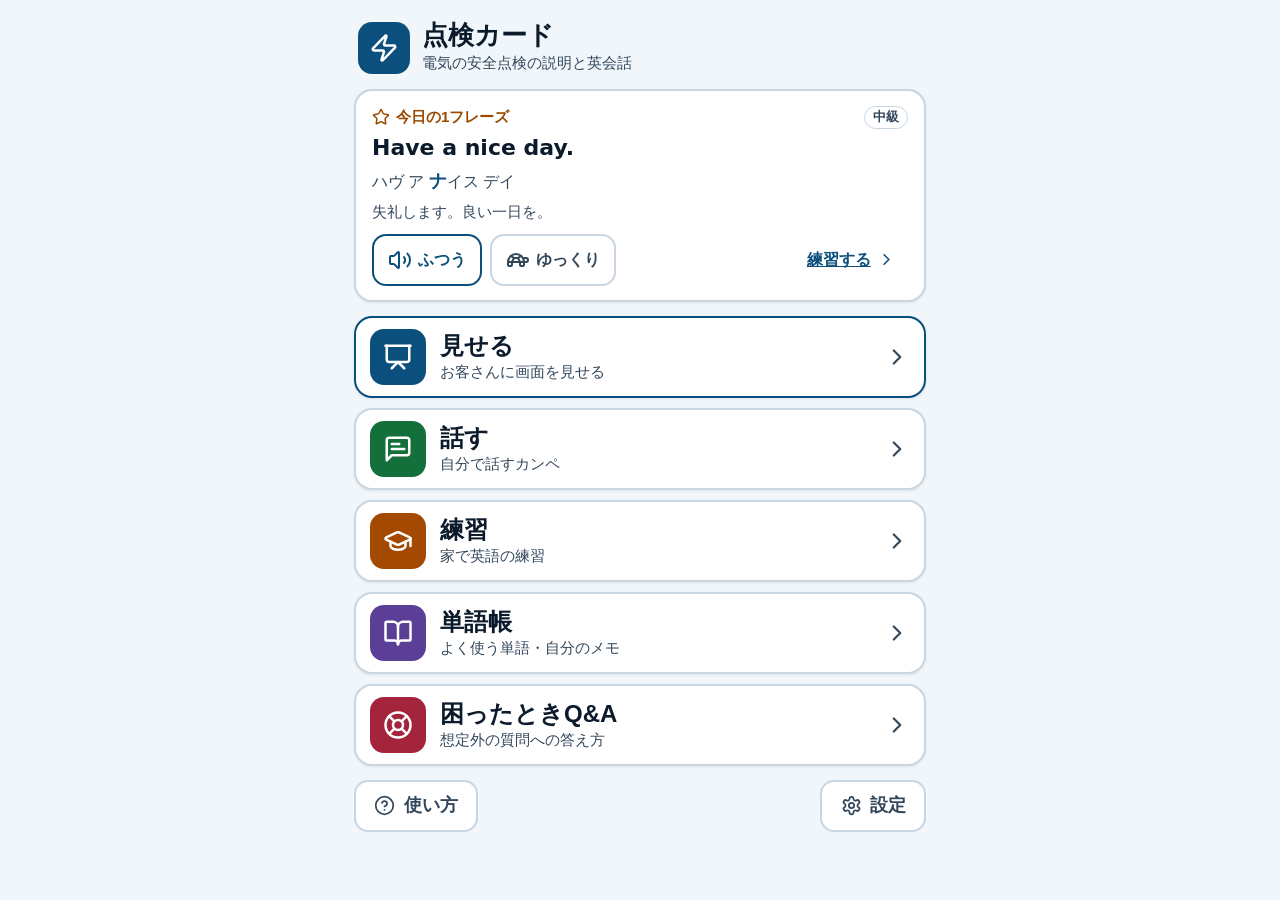
<file: index.html>
<!doctype html>
<html lang="ja">
<head>
  <meta charset="utf-8">
  <meta name="viewport" content="width=device-width, initial-scale=1, viewport-fit=cover">
  <meta name="theme-color" content="#0B4F7C">
  <meta name="description" content="電気の安全点検で使う、お客さん説明カードと英会話練習のアプリ">
  <meta name="apple-mobile-web-app-capable" content="yes">
  <meta name="mobile-web-app-capable" content="yes">
  <meta name="apple-mobile-web-app-title" content="点検カード">
  <meta name="apple-mobile-web-app-status-bar-style" content="default">
  <title>点検カード</title>
  <link rel="manifest" href="manifest.webmanifest">
  <link rel="icon" href="app-icons/icon-192.png" type="image/png">
  <link rel="apple-touch-icon" href="app-icons/apple-touch-icon.png">
  <link rel="stylesheet" href="css/style.css">
</head>
<body>
  <div id="view" class="view"></div>

  <!-- 全画面の表示（お客さんの返事など。タップで閉じる） -->
  <div id="overlay" class="overlay" hidden role="dialog" aria-modal="true">
    <div class="overlay-inner">
      <div id="overlay-content"></div>
      <p class="overlay-hint" id="overlay-hint">タップで閉じる</p>
    </div>
  </div>

  <!-- 下から出るシート（目次・よくある質問など） -->
  <div id="sheet" class="sheet" hidden role="dialog" aria-modal="true" aria-labelledby="sheet-title">
    <div class="sheet-panel" id="sheet-panel">
      <div class="sheet-head">
        <h2 id="sheet-title"></h2>
        <button type="button" id="sheet-close" class="tb-btn" aria-label="閉じる"><span class="icon i-x" aria-hidden="true"></span><span>閉じる</span></button>
      </div>
      <div class="sheet-body" id="sheet-body"></div>
    </div>
  </div>

  <div id="toast" class="toast" role="status" aria-live="polite" hidden></div>

  <script src="js/vendor/motion.js"></script>
  <script src="js/core.js"></script>
  <script src="js/home.js"></script>
  <script src="js/show.js"></script>
  <script src="js/speak.js"></script>
  <script src="js/words.js"></script>
  <script src="js/practice.js"></script>
  <script src="js/qa.js"></script>
  <script src="js/config.js"></script>
  <script>App.init();</script>
</body>
</html>
</file>
<file: css/style.css>
/* ===== 点検カード 見た目 =====
   方針：白地に濃い文字の高コントラスト。文字とボタンは大きく、片手で押せる位置に。
   モードごとに色を決めて、どこにいるか分かるようにする（見せる=青 / 話す=緑 / 練習=橙 / 単語=紫 / Q&A=赤） */
:root {
  --bg: #F1F6FA;
  --surface: #FFFFFF;
  --surface-2: #F6F9FC;
  --text: #0B1B2B;
  --text-sub: #33475B;
  --line: #C9D6E2;
  --primary: #0B4F7C;
  --primary-soft: #E3EEF6;
  --on-color: #FFFFFF;
  --next: #13703A;
  --next-press: #0E5A2E;
  --ok: #13703A;
  --ok-soft: #E4F4EA;
  --warn: #9A4A00;
  --warn-soft: #FFF1DE;
  --danger: #B42318;
  --c-show: #0B4F7C;   --c-show-soft: #E3EEF6;
  --c-speak: #13703A;  --c-speak-soft: #E4F4EA;
  --c-practice: #A34A00; --c-practice-soft: #FFF0DE;
  --c-words: #5B3E96;  --c-words-soft: #EEE8F8;
  --c-qa: #A3243B;     --c-qa-soft: #FBE7EA;
  --kana: #0B4F7C;
  --focus: #F5A524;
  --shadow: 0 1px 3px rgba(11, 27, 43, .08);
  --scrim: rgba(11, 27, 43, .55);
  --radius: 18px;
  --font-ja: "Hiragino Sans", "Hiragino Kaku Gothic ProN", "Noto Sans JP", "Yu Gothic", "Meiryo", sans-serif;
  --font-en: system-ui, -apple-system, "Segoe UI", Roboto, "Helvetica Neue", Arial, sans-serif;
  --font-zh: "PingFang SC", "Noto Sans SC", "Microsoft YaHei", "Hiragino Sans GB", sans-serif;
  --safe-t: env(safe-area-inset-top, 0px);
  --safe-b: env(safe-area-inset-bottom, 0px);
  color-scheme: light;
}
@media (prefers-color-scheme: dark) {
  :root:not([data-theme="light"]) {
    --bg: #0D1620; --surface: #16222E; --surface-2: #1B2937; --text: #EEF3F7; --text-sub: #B6C4D1; --line: #33475B;
    --primary: #2F7FB8; --primary-soft: #1D3346; --next: #1E8A4B; --next-press: #187A41;
    --ok: #4CC17B; --ok-soft: #173325; --warn: #F2A65A; --warn-soft: #3A2814; --danger: #F2776B;
    --c-show: #2F7FB8; --c-show-soft: #1D3346; --c-speak: #1E8A4B; --c-speak-soft: #173325;
    --c-practice: #C2620F; --c-practice-soft: #3A2814; --c-words: #7E62BE; --c-words-soft: #2A2340;
    --c-qa: #C23A52; --c-qa-soft: #3A1C22; --kana: #8CC8F2; --shadow: none; --scrim: rgba(0, 0, 0, .65);
    color-scheme: dark;
  }
}
:root[data-theme="dark"] {
    --bg: #0D1620; --surface: #16222E; --surface-2: #1B2937; --text: #EEF3F7; --text-sub: #B6C4D1; --line: #33475B;
    --primary: #2F7FB8; --primary-soft: #1D3346; --next: #1E8A4B; --next-press: #187A41;
    --ok: #4CC17B; --ok-soft: #173325; --warn: #F2A65A; --warn-soft: #3A2814; --danger: #F2776B;
    --c-show: #2F7FB8; --c-show-soft: #1D3346; --c-speak: #1E8A4B; --c-speak-soft: #173325;
    --c-practice: #C2620F; --c-practice-soft: #3A2814; --c-words: #7E62BE; --c-words-soft: #2A2340;
    --c-qa: #C23A52; --c-qa-soft: #3A1C22; --kana: #8CC8F2; --shadow: none; --scrim: rgba(0, 0, 0, .65);
    color-scheme: dark;
}

* { box-sizing: border-box; }
html, body { margin: 0; min-height: 100%; }
body {
  background: var(--bg); color: var(--text);
  font-family: var(--font-ja); font-size: 18px; line-height: 1.6;
  -webkit-text-size-adjust: 100%; -webkit-tap-highlight-color: transparent;
  overscroll-behavior-y: none;
}
button, input, select, textarea { font: inherit; color: inherit; }
button { cursor: pointer; border: 0; background: none; touch-action: manipulation; }
button:disabled { opacity: .4; cursor: default; }
:focus-visible { outline: 4px solid var(--focus); outline-offset: 3px; }
[hidden] { display: none !important; }
a { color: var(--primary); }
:lang(en) { font-family: var(--font-en); }
:lang(zh) { font-family: var(--font-zh); }
p { margin: 0; }
h1, h2, h3 { text-wrap: balance; }

/* アイコン（SVGを文字色で塗る） */
.icon {
  display: inline-block; width: 1.2em; height: 1.2em; flex: none; vertical-align: -0.2em;
  background: currentColor;
  -webkit-mask: var(--src) center / contain no-repeat; mask: var(--src) center / contain no-repeat;
}

.view { max-width: 600px; margin: 0 auto; min-height: 100dvh; padding-top: var(--safe-t); display: flex; flex-direction: column; }
.fatal { padding: 32px 20px; font-size: 20px; }

/* ===== 上のバー ===== */
.topbar {
  position: sticky; top: 0; z-index: 3;
  display: flex; align-items: center; gap: 8px;
  padding: 10px 12px; background: var(--bg);
}
.tb-title { flex: 1; min-width: 0; margin: 0; font-size: 20px; line-height: 1.3; overflow: hidden; text-overflow: ellipsis; white-space: nowrap; }
.tb-title .step { color: var(--primary); }
.tb-right { display: flex; gap: 6px; }
.tb-btn {
  display: inline-flex; align-items: center; gap: 6px; flex: none;
  min-height: 48px; padding: 0 12px; border-radius: 12px;
  background: var(--surface); border: 2px solid var(--line); font-size: 16px; font-weight: 700;
}
.tb-btn .icon { width: 22px; height: 22px; }
.tb-btn.primary { background: var(--primary); border-color: var(--primary); color: var(--on-color); }

/* ===== ホーム ===== */
.home { display: flex; flex-direction: column; gap: 14px; padding: 16px 14px calc(16px + var(--safe-b)); }
.home-head { display: flex; align-items: center; gap: 12px; padding: 4px 4px 0; }
.home-head .logo { width: 52px; height: 52px; border-radius: 14px; background: var(--primary); color: var(--on-color); display: grid; place-items: center; flex: none; }
.home-head .logo .icon { width: 30px; height: 30px; }
.home-head h1 { margin: 0; font-size: 26px; line-height: 1.2; }
.home-head p { font-size: 15px; color: var(--text-sub); }
.today { background: var(--surface); border-radius: var(--radius); padding: 14px 16px; box-shadow: var(--shadow); border: 2px solid var(--line); display: flex; flex-direction: column; gap: 4px; }
.today-head { display: flex; align-items: center; gap: 6px; font-size: 15px; font-weight: 700; color: var(--warn); }
.today-en { font-size: 22px; font-weight: 800; line-height: 1.35; }
.today-kana { font-size: 16px; color: var(--text-sub); }
.today-kana b, .pb-kana b, .alt-kana b, .say-kana b, .w-kana b, .pr-kana b, .s-kana b { color: var(--kana); font-size: 1.12em; }
.today-ja { font-size: 15px; color: var(--text-sub); }
.today-act { display: flex; align-items: center; gap: 8px; flex-wrap: wrap; margin-top: 6px; }
.today-act .link-btn { margin-left: auto; }
.home-menu { display: flex; flex-direction: column; gap: 10px; }
.menu-btn {
  display: flex; align-items: center; gap: 14px; text-align: left;
  min-height: 82px; padding: 10px 14px; border-radius: var(--radius);
  background: var(--surface); border: 2px solid var(--line); box-shadow: var(--shadow);
  transition: transform .15s ease, border-color .15s ease;
}
.menu-btn:active { transform: scale(.98); }
.m-icon { width: 56px; height: 56px; border-radius: 14px; display: grid; place-items: center; flex: none; color: var(--on-color); }
.m-icon .icon { width: 30px; height: 30px; }
.m-text { flex: 1; min-width: 0; display: flex; flex-direction: column; }
.m-title { font-size: 24px; font-weight: 800; line-height: 1.25; }
.m-sub { font-size: 15px; color: var(--text-sub); line-height: 1.4; }
.m-arrow { width: 26px; height: 26px; color: var(--text-sub); }
.m-show .m-icon { background: var(--c-show); }
.m-speak .m-icon { background: var(--c-speak); }
.m-practice .m-icon { background: var(--c-practice); }
.m-words .m-icon { background: var(--c-words); }
.m-qa .m-icon { background: var(--c-qa); }
.m-show { border-color: var(--c-show); }
.home-foot { display: flex; justify-content: space-between; gap: 10px; }
.small-btn {
  display: inline-flex; align-items: center; gap: 8px;
  min-height: 52px; padding: 0 18px; border-radius: 14px;
  color: var(--text-sub); background: var(--surface); border: 2px solid var(--line); font-weight: 700;
}

/* ===== 見せるモード ===== */
.lang-select { flex: 1; display: flex; flex-direction: column; padding: 8px 18px calc(20px + var(--safe-b)); }
.ls-head { text-align: center; padding: 12px 0 8px; }
.ls-icon { width: 52px; height: 52px; color: var(--c-show); }
.ls-head h2 { margin: 8px 0 0; font-size: 26px; line-height: 1.35; }
.ls-head h2 .sub { display: block; font-size: 17px; font-weight: 500; color: var(--text-sub); }
.lang-buttons { flex: 1; display: flex; flex-direction: column; justify-content: center; gap: 16px; padding-top: 12px; }
.lang-btn {
  min-height: 108px; border-radius: var(--radius); background: var(--c-show); color: var(--on-color);
  display: flex; flex-direction: column; align-items: center; justify-content: center;
  box-shadow: 0 4px 0 rgba(0, 0, 0, .25); transition: transform .15s ease, box-shadow .15s ease;
}
.lang-btn:active { transform: translateY(3px); box-shadow: 0 1px 0 rgba(0, 0, 0, .25); }
.lang-btn .big { font-size: 40px; font-weight: 800; line-height: 1.2; }
.lang-btn .small { font-size: 16px; opacity: .92; }

.show-card { height: 100dvh; display: flex; flex-direction: column; }
.view-show { min-height: 0; }
.staff-bar { display: flex; align-items: center; gap: 6px; padding: 8px 10px 6px; }
.staff-bar .progress { flex: 1; min-width: 0; display: flex; align-items: baseline; gap: 8px; }
.progress .step { font-weight: 800; color: var(--primary); font-size: 18px; white-space: nowrap; }
.progress .name { font-size: 16px; font-weight: 700; color: var(--text-sub); white-space: nowrap; overflow: hidden; text-overflow: ellipsis; }
.staff-bar .tb-btn { padding: 0 10px; }
.dots { display: flex; gap: 5px; padding: 0 12px 8px; }
.dots span { flex: 1; height: 6px; border-radius: 3px; background: var(--line); }
.dots span.done { background: var(--primary); }

.card-body {
  flex: 1; min-height: 0; overflow-y: auto;
  margin: 0 10px; padding: 18px 16px 20px;
  background: var(--surface); border-radius: var(--radius); box-shadow: var(--shadow);
  display: flex; flex-direction: column; gap: 16px;
}
.card-icon { align-self: center; flex: none; width: 68px; height: 68px; border-radius: 50%; background: var(--primary-soft); color: var(--primary); display: grid; place-items: center; }
.card-icon .icon { width: 38px; height: 38px; }
.line { display: flex; flex-direction: column; gap: 6px; }
.line + .line { padding-top: 14px; border-top: 2px dashed var(--line); }
.cust { font-size: clamp(27px, 7.4vw, 38px); font-weight: 800; line-height: 1.45; }
.cust:lang(ja) { line-height: 1.95; }
.small-cust { font-size: 22px; text-align: center; }
ruby rt { font-size: .45em; font-weight: 500; color: var(--text-sub); }
.staff { font-size: 17px; color: var(--text-sub); line-height: 1.5; display: flex; gap: 6px; }
.staff::before { content: "母"; flex: none; font-size: 12px; font-weight: 800; color: var(--surface); background: var(--text-sub); border-radius: 4px; padding: 1px 5px; height: fit-content; margin-top: 3px; }
.photo { width: 100%; max-height: 34vh; object-fit: contain; border-radius: 12px; border: 2px solid var(--line); background: var(--surface-2); }

.choices { display: grid; grid-template-columns: 1fr 1fr; gap: 10px; }
.choice {
  min-height: 128px; padding: 12px 8px; border-radius: 14px; background: var(--primary-soft); border: 3px solid transparent;
  display: flex; flex-direction: column; align-items: center; justify-content: center; gap: 6px; text-align: center;
  transition: transform .15s ease, border-color .15s ease;
}
.choice:active { transform: scale(.97); border-color: var(--primary); }
.choice .icon { width: 40px; height: 40px; color: var(--primary); }
.c-cust { font-size: 19px; font-weight: 800; line-height: 1.35; }
.c-cust ruby rt { font-size: .5em; }
.c-staff { font-size: 14px; color: var(--text-sub); }

.breaker-link, .ai-btn {
  display: flex; align-items: center; gap: 12px; text-align: left;
  min-height: 72px; padding: 10px 14px; border-radius: 14px;
  background: var(--primary-soft); border: 2px solid var(--primary); color: var(--text); font-size: 20px; font-weight: 800;
}
.breaker-link > .icon:first-child, .ai-btn > .icon:first-child { width: 34px; height: 34px; color: var(--primary); }
.breaker-link > span, .ai-btn > span { flex: 1; display: flex; flex-direction: column; align-items: flex-start; text-align: left; }
.breaker-link small, .ai-btn small { font-size: 14px; font-weight: 500; color: var(--text-sub); }
.listen-btn {
  align-self: center; display: inline-flex; align-items: center; gap: 10px;
  min-height: 60px; padding: 0 26px; border-radius: 999px;
  background: var(--surface); border: 3px solid var(--primary); color: var(--primary); font-size: 21px; font-weight: 800;
}
.listen-btn .icon { width: 28px; height: 28px; }
.listen-btn.speaking, .say-btn.speaking { background: var(--primary); color: var(--on-color); border-color: var(--primary); }

.pick-title { font-size: 19px; font-weight: 800; text-align: center; color: var(--text-sub); }
.pick-title small { font-size: 15px; font-weight: 500; }
.pick { display: flex; flex-direction: column; gap: 14px; }
.pick-btn { min-height: 96px; border-radius: 16px; font-size: 30px; font-weight: 800; display: flex; align-items: center; justify-content: center; gap: 12px; color: var(--on-color); }
.pick-btn .icon { width: 36px; height: 36px; }
.pick-btn.ok { background: var(--ok); }
.pick-btn.warn { background: var(--warn); }
.result-banner { border-radius: 16px; padding: 18px 16px; display: flex; flex-direction: column; gap: 14px; }
.result-banner.ok { background: var(--ok-soft); border: 3px solid var(--ok); }
.result-banner.warn { background: var(--warn-soft); border: 3px solid var(--warn); }
.r-icon { width: 54px; height: 54px; align-self: center; }
.result-banner.ok .r-icon { color: var(--ok); }
.result-banner.warn .r-icon { color: var(--warn); }
.link-btn { align-self: center; display: inline-flex; align-items: center; gap: 6px; min-height: 48px; padding: 0 12px; color: var(--primary); font-size: 16px; font-weight: 700; text-decoration: underline; }

.reply-bar { display: grid; grid-template-columns: repeat(4, 1fr); gap: 6px; padding: 10px 10px 0; }
.reply-btn {
  min-height: 62px; padding: 6px 4px; border-radius: 12px; background: var(--surface); border: 2px solid var(--line);
  display: flex; flex-direction: column; align-items: center; justify-content: center; line-height: 1.2; text-align: center;
}
.reply-btn:active { border-color: var(--primary); background: var(--primary-soft); }
.r-cust { font-size: 17px; font-weight: 800; }
.r-cust ruby rt { font-size: .5em; }
.r-staff { font-size: 12px; color: var(--text-sub); margin-top: 2px; }

.nav-bar { display: grid; grid-template-columns: 1fr 1.7fr; gap: 10px; padding: 10px 10px calc(10px + var(--safe-b)); background: var(--bg); }
.nav-bar.single { grid-template-columns: 1fr; }
.speak-card .nav-bar, .view-practice .nav-bar { position: sticky; bottom: 0; z-index: 2; }
.nav-btn { min-height: 74px; border-radius: 16px; font-size: 24px; font-weight: 800; display: flex; align-items: center; justify-content: center; gap: 6px; transition: transform .12s ease, background-color .15s ease; }
.nav-btn:active { transform: translateY(2px); }
.nav-btn .icon { width: 30px; height: 30px; }
.nav-btn.back { background: var(--surface); border: 3px solid var(--line); color: var(--text); }
.nav-btn.next { background: var(--next); color: var(--on-color); }
.nav-btn.next:active { background: var(--next-press); }

/* 分電盤 */
.breaker-body { gap: 14px; }
.breaker-img { position: relative; width: 100%; }
.breaker-img img { display: block; width: 100%; height: auto; border-radius: 12px; }
.b-marker {
  position: absolute; transform: translate(-50%, -50%);
  width: 54px; height: 54px; border-radius: 50%; background: var(--primary); color: var(--on-color);
  font-size: 30px; font-weight: 800; line-height: 1; display: grid; place-items: center;
  border: 3px solid var(--surface); box-shadow: 0 2px 6px rgba(0, 0, 0, .3);
}
.b-marker.on { background: var(--warn); transform: translate(-50%, -50%) scale(1.12); }
.b-legend { display: flex; flex-direction: column; gap: 8px; }
.b-leg { display: flex; align-items: center; gap: 12px; min-height: 60px; padding: 8px 12px; border-radius: 12px; background: var(--surface-2); border: 2px solid var(--line); text-align: left; font-size: 20px; font-weight: 800; }
.b-leg > span:last-child { display: flex; flex-direction: column; }
.b-leg small { font-size: 14px; font-weight: 500; color: var(--text-sub); }
.b-leg.on { border-color: var(--warn); background: var(--warn-soft); }
.b-no { font-size: 28px; color: var(--primary); line-height: 1; }
.b-desc { display: flex; flex-direction: column; gap: 10px; padding: 16px; border-radius: 14px; background: var(--warn-soft); border: 3px solid var(--warn); }
.b-title { display: flex; align-items: center; gap: 8px; font-size: 20px; font-weight: 800; }
.b-desc .cust { font-size: clamp(24px, 6.6vw, 32px); }

/* 全画面 */
.overlay { position: fixed; inset: 0; z-index: 20; background: var(--scrim); display: flex; align-items: center; justify-content: center; padding: 16px; }
.overlay-inner { width: 100%; max-width: 540px; max-height: 92dvh; overflow-y: auto; background: var(--surface); border-radius: 22px; padding: 26px 18px 14px; display: flex; flex-direction: column; gap: 14px; text-align: center; }
#overlay-content { display: flex; flex-direction: column; gap: 14px; }
.o-icon { width: 60px; height: 60px; color: var(--primary); align-self: center; }
.o-q { font-size: 20px; color: var(--text-sub); font-weight: 700; }
.o-cust { font-size: clamp(30px, 8.4vw, 44px); font-weight: 800; line-height: 1.4; }
.o-cust:lang(ja) { line-height: 1.9; }
.o-ja { padding: 14px 12px; border-radius: 14px; background: var(--primary-soft); font-size: 28px; font-weight: 800; color: var(--primary); line-height: 1.4; }
.o-ja small { display: block; font-size: 15px; font-weight: 700; color: var(--text-sub); }
.o-staff { font-size: 16px; color: var(--text-sub); }
.overlay-hint { font-size: 15px; color: var(--text-sub); }
.contact-box { padding: 14px; border-radius: 14px; border: 3px solid var(--primary); background: var(--primary-soft); text-align: center; }
.cb-company { font-size: 22px; font-weight: 800; }
.cb-phone { font-size: 34px; font-weight: 800; letter-spacing: .02em; font-variant-numeric: tabular-nums; color: var(--primary); user-select: all; }
.cb-none { font-size: 17px; font-weight: 600; color: var(--text-sub); }

/* 下から出るシート */
.sheet { position: fixed; inset: 0; z-index: 15; background: var(--scrim); display: flex; align-items: flex-end; justify-content: center; }
.sheet-panel { width: 100%; max-width: 600px; max-height: 86dvh; display: flex; flex-direction: column; background: var(--bg); border-radius: 22px 22px 0 0; padding-bottom: var(--safe-b); }
.sheet-head { display: flex; align-items: center; gap: 10px; padding: 14px 14px 8px; }
.sheet-head h2 { flex: 1; margin: 0; font-size: 21px; }
.sheet-body { overflow-y: auto; padding: 4px 12px 16px; display: flex; flex-direction: column; gap: 10px; }
.sheet-lead { font-size: 16px; color: var(--text-sub); padding: 0 4px; }
.toc, .faq-list { display: flex; flex-direction: column; gap: 8px; }
.toc-item, .faq-item { display: flex; align-items: center; gap: 12px; min-height: 60px; padding: 8px 14px; border-radius: 14px; background: var(--surface); border: 2px solid var(--line); text-align: left; font-size: 20px; font-weight: 700; }
.toc-item .icon, .faq-item > .icon { width: 26px; height: 26px; color: var(--primary); }
.toc-no { width: 30px; font-size: 22px; color: var(--primary); font-weight: 800; }
.faq-item > span { display: flex; flex-direction: column; }
.faq-item small { font-size: 14px; font-weight: 500; color: var(--text-sub); }
.f-cust ruby rt { font-size: .5em; }

/* ===== 話すモード・フレーズの表示 ===== */
.speak-card { min-height: 100dvh; display: flex; flex-direction: column; }
.tool-row { display: grid; grid-template-columns: 1.3fr 1.3fr 1fr; gap: 6px; padding: 0 10px 8px; }
.tool { min-height: 52px; padding: 4px 6px; border-radius: 12px; background: var(--surface); border: 2px solid var(--line); display: flex; align-items: center; justify-content: center; gap: 4px; font-size: 14px; font-weight: 800; line-height: 1.2; text-align: center; }
.tool .icon { width: 20px; height: 20px; color: var(--c-speak); }
.tool.on { border-color: var(--c-speak); background: var(--c-speak-soft); }
.speak-body, .list-body { flex: 1; display: flex; flex-direction: column; gap: 12px; padding: 4px 10px 20px; }
.sec-head { display: flex; align-items: center; gap: 8px; margin: 10px 4px 0; font-size: 18px; color: var(--text-sub); }
.pb { position: relative; background: var(--surface); border-radius: var(--radius); padding: 16px 16px 14px; box-shadow: var(--shadow); border-left: 6px solid var(--c-speak); display: flex; flex-direction: column; gap: 6px; }
.pb-title { font-size: 16px; font-weight: 800; color: var(--text-sub); }
.pb-en { font-size: clamp(24px, 6.6vw, 30px); font-weight: 800; line-height: 1.35; font-family: var(--font-en); }
.pb-kana { font-size: 18px; line-height: 1.6; color: var(--text); }
.pb-ja { font-size: 16px; color: var(--text-sub); }
.pb-actions { display: flex; flex-wrap: wrap; gap: 8px; margin-top: 6px; }
.say-btn {
  display: inline-flex; align-items: center; justify-content: center; gap: 6px;
  min-width: 52px; min-height: 52px; padding: 0 14px; border-radius: 14px;
  background: var(--surface); border: 2px solid var(--primary); color: var(--primary); font-size: 16px; font-weight: 800;
}
.say-btn .icon { width: 24px; height: 24px; }
.say-btn.slow { border-color: var(--line); color: var(--text-sub); }
.resp-btn { display: inline-flex; align-items: center; gap: 6px; min-height: 52px; padding: 0 14px; border-radius: 14px; background: var(--c-speak); color: var(--on-color); font-size: 16px; font-weight: 800; }
.resp-btn b { background: var(--on-color); color: var(--c-speak); border-radius: 999px; min-width: 24px; height: 24px; display: grid; place-items: center; font-size: 14px; }
.pb-alts { margin-top: 8px; padding-top: 10px; border-top: 2px dashed var(--line); display: flex; flex-direction: column; gap: 10px; }
.alts-head { font-size: 14px; font-weight: 800; color: var(--text-sub); }
.alt { display: flex; align-items: center; gap: 10px; }
.alt-text { flex: 1; min-width: 0; }
.alt-en { font-size: 19px; font-weight: 700; line-height: 1.35; }
.alt-kana { font-size: 15px; color: var(--text-sub); }
.chip { flex: none; font-size: 13px; font-weight: 800; background: var(--c-speak-soft); color: var(--c-speak); border-radius: 8px; padding: 2px 8px; }
.rv-tag { position: absolute; top: 10px; right: 12px; font-size: 11px; font-weight: 800; color: var(--warn); border: 1px solid var(--warn); border-radius: 6px; padding: 0 5px; background: var(--warn-soft); }
.rv-note { font-size: 14px; color: var(--warn); text-align: center; }

.resp { background: var(--surface); border-radius: 16px; padding: 12px 14px; display: flex; flex-direction: column; gap: 10px; border: 2px solid var(--line); }
.resp-they, .resp-say { display: flex; gap: 10px; align-items: flex-start; }
.resp-they > div, .resp-say > div { flex: 1; min-width: 0; }
.who { flex: none; font-size: 12px; font-weight: 800; color: var(--text-sub); background: var(--surface-2); border: 1px solid var(--line); border-radius: 6px; padding: 2px 6px; margin-top: 4px; }
.who.me { color: var(--on-color); background: var(--c-speak); border-color: var(--c-speak); }
.they-en { font-size: 18px; font-weight: 700; color: var(--text-sub); }
.they-ja { font-size: 14px; color: var(--text-sub); }
.say-en { font-size: 22px; font-weight: 800; line-height: 1.35; }
.say-kana { font-size: 16px; }
.say-ja { font-size: 14px; color: var(--text-sub); }
.resp-act { display: flex; gap: 8px; justify-content: flex-end; }

.chips { display: flex; gap: 6px; overflow-x: auto; padding: 0 10px 10px; scrollbar-width: none; }
.chips::-webkit-scrollbar { display: none; }
.chips.quick { flex-wrap: wrap; overflow: visible; }
.chip-btn { flex: none; min-height: 46px; padding: 0 14px; border-radius: 999px; background: var(--surface); border: 2px solid var(--line); font-size: 16px; font-weight: 800; white-space: nowrap; }
.chip-btn.on { background: var(--text); color: var(--bg); border-color: var(--text); }
.search-box { display: flex; align-items: center; gap: 8px; margin: 0 10px 10px; padding: 0 14px; min-height: 56px; border-radius: 14px; background: var(--surface); border: 2px solid var(--line); }
.search-box:focus-within { border-color: var(--primary); }
.search-box .icon { width: 24px; height: 24px; color: var(--text-sub); }
.search-box input { flex: 1; min-width: 0; border: 0; background: transparent; font-size: 19px; padding: 12px 0; outline: none; }
.empty { text-align: center; color: var(--text-sub); padding: 24px 12px; }
.count { font-size: 14px; color: var(--text-sub); padding: 0 4px; }
.qa-link { display: flex; align-items: center; gap: 10px; min-height: 60px; padding: 8px 14px; border-radius: 14px; background: var(--surface); border: 2px solid var(--line); text-align: left; font-weight: 700; }
.qa-link > span { flex: 1; }
.qa-link .icon:first-child { color: var(--c-qa); }

/* ===== 単語帳 ===== */
.view-words .topbar .tb-btn.primary { background: var(--c-words); border-color: var(--c-words); }
.word { display: flex; gap: 10px; align-items: flex-start; background: var(--surface); border-radius: 16px; padding: 12px 14px; border-left: 6px solid var(--c-words); box-shadow: var(--shadow); }
.w-main { flex: 1; min-width: 0; }
.w-en { font-size: 22px; font-weight: 800; line-height: 1.3; overflow-wrap: anywhere; }
.w-kana { font-size: 17px; }
.w-ja { font-size: 17px; color: var(--text); }
.w-note { font-size: 14px; color: var(--text-sub); margin-top: 2px; }
.w-act { display: flex; flex-direction: column; gap: 6px; }
.mine-tag { display: inline-block; margin-left: 8px; font-size: 12px; font-weight: 800; color: var(--on-color); background: var(--c-words); border-radius: 6px; padding: 1px 6px; vertical-align: 3px; font-family: var(--font-ja); }

/* ===== フォーム ===== */
.form, .config { display: flex; flex-direction: column; gap: 16px; padding: 6px 14px calc(24px + var(--safe-b)); }
.field { display: flex; flex-direction: column; gap: 6px; }
.field > span { font-size: 17px; font-weight: 800; }
.field em { font-style: normal; font-size: 12px; color: var(--on-color); background: var(--danger); border-radius: 6px; padding: 1px 6px; margin-left: 6px; vertical-align: 2px; }
.field small { font-size: 14px; color: var(--text-sub); }
.field input[type=text], .field input[type=tel], .field textarea, .field select {
  width: 100%; min-height: 56px; padding: 12px 14px; border-radius: 12px; border: 2px solid var(--line); background: var(--surface); font-size: 19px;
}
.field textarea { line-height: 1.5; resize: vertical; }
.field input:focus, .field textarea:focus, .field select:focus { border-color: var(--primary); outline: none; }
.field input[type=range] { width: 100%; height: 44px; accent-color: var(--primary); }
.form-error { color: var(--danger); font-weight: 800; }
.form-actions, .cfg-row { display: flex; gap: 10px; flex-wrap: wrap; }
.big-btn {
  flex: 1; display: inline-flex; align-items: center; justify-content: center; gap: 8px;
  min-height: 60px; padding: 0 16px; border-radius: 14px; font-size: 18px; font-weight: 800;
  background: var(--surface); border: 2px solid var(--line); text-align: center;
}
.big-btn.primary { background: var(--primary); border-color: var(--primary); color: var(--on-color); }
.big-btn.danger { color: var(--danger); border-color: var(--danger); }
.say-test { align-self: flex-start; display: inline-flex; align-items: center; gap: 6px; min-height: 48px; padding: 0 14px; border-radius: 12px; border: 2px solid var(--primary); color: var(--primary); font-weight: 800; font-size: 16px; background: var(--surface); }
.say-test.speaking { background: var(--primary); color: var(--on-color); }
.file-btn { position: relative; overflow: hidden; cursor: pointer; }
.file-btn input { position: absolute; inset: 0; opacity: 0; cursor: pointer; }

/* 設定 */
.cfg { background: var(--surface); border-radius: var(--radius); padding: 16px; display: flex; flex-direction: column; gap: 14px; box-shadow: var(--shadow); }
.cfg h2 { margin: 0; font-size: 20px; }
.cfg-grid { display: grid; grid-template-columns: 1fr 1fr; gap: 8px; }
.cfg-grid .big-btn { font-size: 15px; padding: 0 8px; }
.stepper { display: flex; align-items: center; gap: 12px; }
.st-btn { width: 64px; height: 56px; border-radius: 14px; border: 2px solid var(--line); background: var(--surface-2); font-size: 30px; font-weight: 800; }
.stepper output { min-width: 96px; text-align: center; font-size: 20px; }
.stepper output b { font-size: 32px; font-variant-numeric: tabular-nums; }
.voices { margin: 0; padding-left: 1.2em; font-size: 16px; }
.voices .ok { color: var(--ok); font-weight: 800; }
.voices .ng { color: var(--danger); font-weight: 800; }
.note { font-size: 15px; color: var(--text-sub); }

/* ===== 練習 ===== */
.practice-menu { display: flex; flex-direction: column; gap: 12px; padding: 6px 14px calc(20px + var(--safe-b)); }
.stat { background: var(--surface); border-radius: var(--radius); padding: 16px; box-shadow: var(--shadow); }
.stat-label { font-size: 16px; font-weight: 800; color: var(--text-sub); }
.stat-num { font-size: 22px; font-variant-numeric: tabular-nums; }
.stat-num b { font-size: 44px; color: var(--c-practice); }
.meter { height: 14px; border-radius: 7px; background: var(--c-practice-soft); overflow: hidden; margin-top: 6px; }
.meter span { display: block; height: 100%; background: var(--c-practice); border-radius: 7px; }
.practice-body { flex: 1; display: flex; flex-direction: column; gap: 14px; padding: 6px 14px 16px; }
.pr-lead { display: flex; align-items: center; gap: 8px; font-size: 18px; font-weight: 800; color: var(--c-practice); }
.pr-card { background: var(--surface); border-radius: var(--radius); padding: 20px 18px; box-shadow: var(--shadow); display: flex; flex-direction: column; gap: 10px; border-top: 6px solid var(--c-practice); }
.pr-en { font-size: clamp(28px, 7.6vw, 36px); font-weight: 800; line-height: 1.35; }
.pr-kana { font-size: 20px; }
.pr-ja { font-size: 17px; color: var(--text-sub); }
.pr-say { display: flex; gap: 10px; flex-wrap: wrap; }
.pr-say .say-btn { min-height: 60px; font-size: 18px; padding: 0 20px; }
.q-ja { font-size: clamp(26px, 7vw, 32px); font-weight: 800; line-height: 1.5; }
.mic-btn { display: inline-flex; align-items: center; justify-content: center; gap: 10px; min-height: 64px; padding: 0 24px; border-radius: 999px; background: var(--c-practice); color: var(--on-color); font-size: 20px; font-weight: 800; align-self: center; }
.mic-btn .icon { width: 28px; height: 28px; }
.mic-btn.listening { animation: pulse 1.2s ease-in-out infinite; }
@keyframes pulse { 50% { opacity: .65; } }
.pron { display: flex; flex-direction: column; gap: 10px; }
#pron-out { display: flex; flex-direction: column; gap: 8px; text-align: center; }
.pron-score { font-size: 18px; font-weight: 800; color: var(--warn); }
.pron-score b { font-size: 36px; }
.pron-score.good { color: var(--ok); }
.pron-target { font-size: 24px; font-weight: 800; line-height: 1.5; }
.w-ok { color: var(--ok); }
.w-ng { color: var(--danger); text-decoration: underline wavy; }
.pron-heard { font-size: 15px; color: var(--text-sub); }

/* ===== Q&A ===== */
.view-qa .topbar .tb-btn.primary { background: var(--c-qa); border-color: var(--c-qa); }
.view-qa .ai-btn { margin: 0 10px 10px; background: var(--c-qa-soft); border-color: var(--c-qa); }
.view-qa .ai-btn > .icon:first-child { color: var(--c-qa); }
.qa-item { display: flex; flex-direction: column; align-items: stretch; position: relative; gap: 2px; padding: 12px 44px 12px 14px; min-height: 68px; border-radius: 14px; background: var(--surface); border: 2px solid var(--line); text-align: left; }
.qa-cat { font-size: 13px; font-weight: 800; color: var(--c-qa); }
.qa-q { font-size: 19px; font-weight: 700; line-height: 1.45; }
.qa-arrow { position: absolute; right: 14px; top: 50%; transform: translateY(-50%); color: var(--text-sub); }
.qa-body { flex: 1; display: flex; flex-direction: column; gap: 14px; padding: 6px 14px 20px; }
.qa-question { background: var(--c-qa-soft); border-radius: var(--radius); padding: 14px 16px; }
.qa-qja { font-size: 22px; font-weight: 800; line-height: 1.5; }
.qa-qen { font-size: 16px; color: var(--text-sub); margin-top: 4px; }
.seg { display: grid; grid-template-columns: repeat(3, 1fr); gap: 4px; padding: 4px; background: var(--surface-2); border: 2px solid var(--line); border-radius: 14px; }
.seg-btn { min-height: 52px; border-radius: 10px; font-size: 18px; font-weight: 800; color: var(--text-sub); }
.seg-btn.on { background: var(--c-qa); color: var(--on-color); }
.qa-answer { display: flex; flex-direction: column; gap: 12px; }
.qa-say { display: flex; gap: 8px; }
.qa-sents { margin: 0; padding: 0; list-style: none; display: flex; flex-direction: column; gap: 10px; counter-reset: s; }
.qa-sents li { position: relative; background: var(--surface); border-radius: 14px; padding: 12px 14px 12px 44px; box-shadow: var(--shadow); counter-increment: s; }
.qa-sents li::before { content: counter(s); position: absolute; left: 12px; top: 14px; width: 22px; height: 22px; border-radius: 50%; background: var(--c-qa-soft); color: var(--c-qa); font-size: 13px; font-weight: 800; display: grid; place-items: center; }
.s-main { font-size: 21px; font-weight: 700; line-height: 1.6; }
.qa-sents.easy .s-main { line-height: 2; }
.qa-sents.en .s-main { font-size: 21px; line-height: 1.4; }
.s-kana { font-size: 16px; margin-top: 4px; }
.s-say { margin-top: 6px; }
.qa-foot { position: sticky; bottom: 0; display: flex; align-items: center; gap: 6px; justify-content: center; padding: 8px 12px calc(8px + var(--safe-b)); font-size: 13px; color: var(--text-sub); background: var(--bg); border-top: 1px solid var(--line); text-align: center; }
.qa-foot .icon { width: 16px; height: 16px; color: var(--warn); }
.lead { font-size: 17px; }
.warn-box { display: flex; gap: 8px; align-items: flex-start; padding: 12px 14px; border-radius: 12px; background: var(--warn-soft); color: var(--warn); font-weight: 800; font-size: 16px; }
.ai-actions { display: flex; flex-direction: column; gap: 10px; }
.ai-actions .big-btn.primary { background: var(--c-qa); border-color: var(--c-qa); }
.prompt-preview summary { min-height: 48px; display: flex; align-items: center; font-weight: 800; color: var(--primary); cursor: pointer; }
.prompt-preview pre { white-space: pre-wrap; font-size: 14px; background: var(--surface); border: 2px solid var(--line); border-radius: 12px; padding: 12px; margin: 0; font-family: var(--font-ja); }

/* ===== 使い方 ===== */
.help { padding: 4px 16px calc(20px + var(--safe-b)); display: flex; flex-direction: column; gap: 12px; }
.help-list { margin: 0; padding: 0; list-style: none; display: flex; flex-direction: column; gap: 8px; }
.help-list li { background: var(--surface); border-radius: 14px; padding: 10px 14px; font-size: 17px; line-height: 1.55; box-shadow: var(--shadow); }
.help-list li > b:first-child { display: inline-block; min-width: 4.2em; margin-right: 6px; padding: 0 8px; border-radius: 8px; color: var(--on-color); font-size: 15px; text-align: center; }
.h-show { background: var(--c-show); } .h-speak { background: var(--c-speak); } .h-practice { background: var(--c-practice); } .h-words { background: var(--c-words); } .h-qa { background: var(--c-qa); }
.help-tip { font-size: 16px; line-height: 1.6; }
.help-tip .icon { color: var(--primary); }
.help-note { font-size: 15px; font-weight: 800; color: var(--warn); }

/* 小さなお知らせ */
.toast { position: fixed; left: 50%; bottom: calc(110px + var(--safe-b)); transform: translateX(-50%); z-index: 30; max-width: calc(100% - 32px); padding: 12px 20px; border-radius: 14px; background: var(--text); color: var(--bg); font-size: 17px; font-weight: 800; box-shadow: 0 6px 20px rgba(0, 0, 0, .25); text-align: center; }

@media (prefers-reduced-motion: reduce) {
  *, *::before, *::after { transition: none !important; animation: none !important; }
}

/* ===== アイコンの画像（下に自動で並べてある） ===== */
.i-arrow-left { --src: url(../img/icons/arrow-left.svg); }
.i-book-open { --src: url(../img/icons/book-open.svg); }
.i-calendar { --src: url(../img/icons/calendar.svg); }
.i-check-check { --src: url(../img/icons/check-check.svg); }
.i-check { --src: url(../img/icons/check.svg); }
.i-chevron-left { --src: url(../img/icons/chevron-left.svg); }
.i-chevron-right { --src: url(../img/icons/chevron-right.svg); }
.i-circle-check { --src: url(../img/icons/circle-check.svg); }
.i-circle-help { --src: url(../img/icons/circle-help.svg); }
.i-clipboard-check { --src: url(../img/icons/clipboard-check.svg); }
.i-copy { --src: url(../img/icons/copy.svg); }
.i-door-open { --src: url(../img/icons/door-open.svg); }
.i-download { --src: url(../img/icons/download.svg); }
.i-external-link { --src: url(../img/icons/external-link.svg); }
.i-eye { --src: url(../img/icons/eye.svg); }
.i-flame { --src: url(../img/icons/flame.svg); }
.i-graduation-cap { --src: url(../img/icons/graduation-cap.svg); }
.i-hand-heart { --src: url(../img/icons/hand-heart.svg); }
.i-hand { --src: url(../img/icons/hand.svg); }
.i-heart { --src: url(../img/icons/heart.svg); }
.i-hourglass { --src: url(../img/icons/hourglass.svg); }
.i-house { --src: url(../img/icons/house.svg); }
.i-id-card { --src: url(../img/icons/id-card.svg); }
.i-image { --src: url(../img/icons/image.svg); }
.i-life-buoy { --src: url(../img/icons/life-buoy.svg); }
.i-lightbulb { --src: url(../img/icons/lightbulb.svg); }
.i-list { --src: url(../img/icons/list.svg); }
.i-mail { --src: url(../img/icons/mail.svg); }
.i-message-circle { --src: url(../img/icons/message-circle.svg); }
.i-message-square-text { --src: url(../img/icons/message-square-text.svg); }
.i-mic { --src: url(../img/icons/mic.svg); }
.i-panel-top { --src: url(../img/icons/panel-top.svg); }
.i-pencil { --src: url(../img/icons/pencil.svg); }
.i-plug { --src: url(../img/icons/plug.svg); }
.i-plus { --src: url(../img/icons/plus.svg); }
.i-presentation { --src: url(../img/icons/presentation.svg); }
.i-refresh-cw { --src: url(../img/icons/refresh-cw.svg); }
.i-rotate-ccw { --src: url(../img/icons/rotate-ccw.svg); }
.i-search { --src: url(../img/icons/search.svg); }
.i-send { --src: url(../img/icons/send.svg); }
.i-settings { --src: url(../img/icons/settings.svg); }
.i-shuffle { --src: url(../img/icons/shuffle.svg); }
.i-star { --src: url(../img/icons/star.svg); }
.i-trash-2 { --src: url(../img/icons/trash-2.svg); }
.i-triangle-alert { --src: url(../img/icons/triangle-alert.svg); }
.i-turtle { --src: url(../img/icons/turtle.svg); }
.i-upload { --src: url(../img/icons/upload.svg); }
.i-volume-2 { --src: url(../img/icons/volume-2.svg); }
.i-x { --src: url(../img/icons/x.svg); }
.i-zap-off { --src: url(../img/icons/zap-off.svg); }
.i-zap { --src: url(../img/icons/zap.svg); }

/* ===== レベル（初級・中級・上級） ===== */
.lv-wrap { padding: 0 10px 10px; }
.lv-wrap.flat { padding: 0; }
.lv-label { font-size: 14px; font-weight: 700; color: var(--text-sub); margin: 0 0 4px 2px; }
.lv-seg { display: grid; grid-template-columns: repeat(3, 1fr); gap: 4px; padding: 4px; background: var(--surface-2); border: 2px solid var(--line); border-radius: 14px; }
.lv-btn { min-height: 52px; border-radius: 10px; display: flex; flex-direction: column; align-items: center; justify-content: center; line-height: 1.15; color: var(--text-sub); transition: background-color .2s, color .2s; }
.lv-btn b { font-size: 18px; font-weight: 800; }
.lv-btn small { font-size: 12px; font-weight: 700; }
.lv-btn.on { background: var(--text); color: var(--bg); }
.chip.lv1 { background: var(--c-show-soft); color: var(--c-show); }
.chip.lv2 { background: var(--c-speak-soft); color: var(--c-speak); }
.chip.lv3 { background: var(--c-practice-soft); color: var(--c-practice); }
.today-lv { margin-left: auto; font-size: 13px; color: var(--text-sub); border: 1.5px solid var(--line); border-radius: 999px; padding: 0 8px; }

/* 文の中のむずかしい単語 */
.pb-terms { margin-top: 10px; }
.terms { display: flex; flex-wrap: wrap; gap: 8px; }
.term { display: flex; flex-direction: column; align-items: flex-start; text-align: left; min-height: 44px; padding: 6px 12px; border-radius: 12px; background: var(--c-words-soft); border: 2px solid transparent; }
.term:active { border-color: var(--c-words); }
.t-en { font-size: 17px; font-weight: 800; color: var(--text); }
.t-kana { font-size: 15px; }
.t-kana b { color: var(--kana); }
.t-ipa { font-size: 13px; color: var(--text-sub); font-family: "Lucida Sans Unicode", "Arial Unicode MS", system-ui, sans-serif; }
.t-ja { font-size: 13px; color: var(--text-sub); }

/* 単語帳の発音・例文 */
.word { flex-wrap: wrap; }
.w-ipa { font-size: 15px; color: var(--text-sub); font-family: "Lucida Sans Unicode", "Arial Unicode MS", system-ui, sans-serif; }
.w-tip { display: flex; gap: 6px; align-items: flex-start; font-size: 14px; color: var(--text); background: var(--surface-2); border-radius: 10px; padding: 6px 8px; margin-top: 6px; }
.w-tip .icon { flex: none; color: var(--warn); margin-top: 2px; }
.w-ex { flex-basis: 100%; display: flex; gap: 8px; align-items: flex-start; border-top: 1.5px dashed var(--line); padding-top: 10px; margin-top: 2px; flex-wrap: wrap; }
.w-ex .chip { margin-top: 2px; }
.w-ex-text { flex: 1; min-width: 0; }
.w-ex.in-quiz { margin-top: 12px; text-align: left; }
.ex-en { font-size: 17px; font-weight: 700; line-height: 1.4; }
.ex-kana { font-size: 14px; }
.ex-kana b { color: var(--kana); }
.ex-ja { font-size: 14px; color: var(--text-sub); }
.wlv { display: inline-block; vertical-align: middle; margin-left: 8px; font-size: 12px; font-weight: 800; border-radius: 6px; padding: 1px 6px; background: var(--surface-2); color: var(--text-sub); }
.wlv3 { background: var(--c-practice-soft); color: var(--c-practice); }
.quiz-q .wlv { margin: 8px 0 0; }
.stat-num small { font-size: 16px; color: var(--text-sub); }
.w-tip b { color: var(--kana); }
</file>
